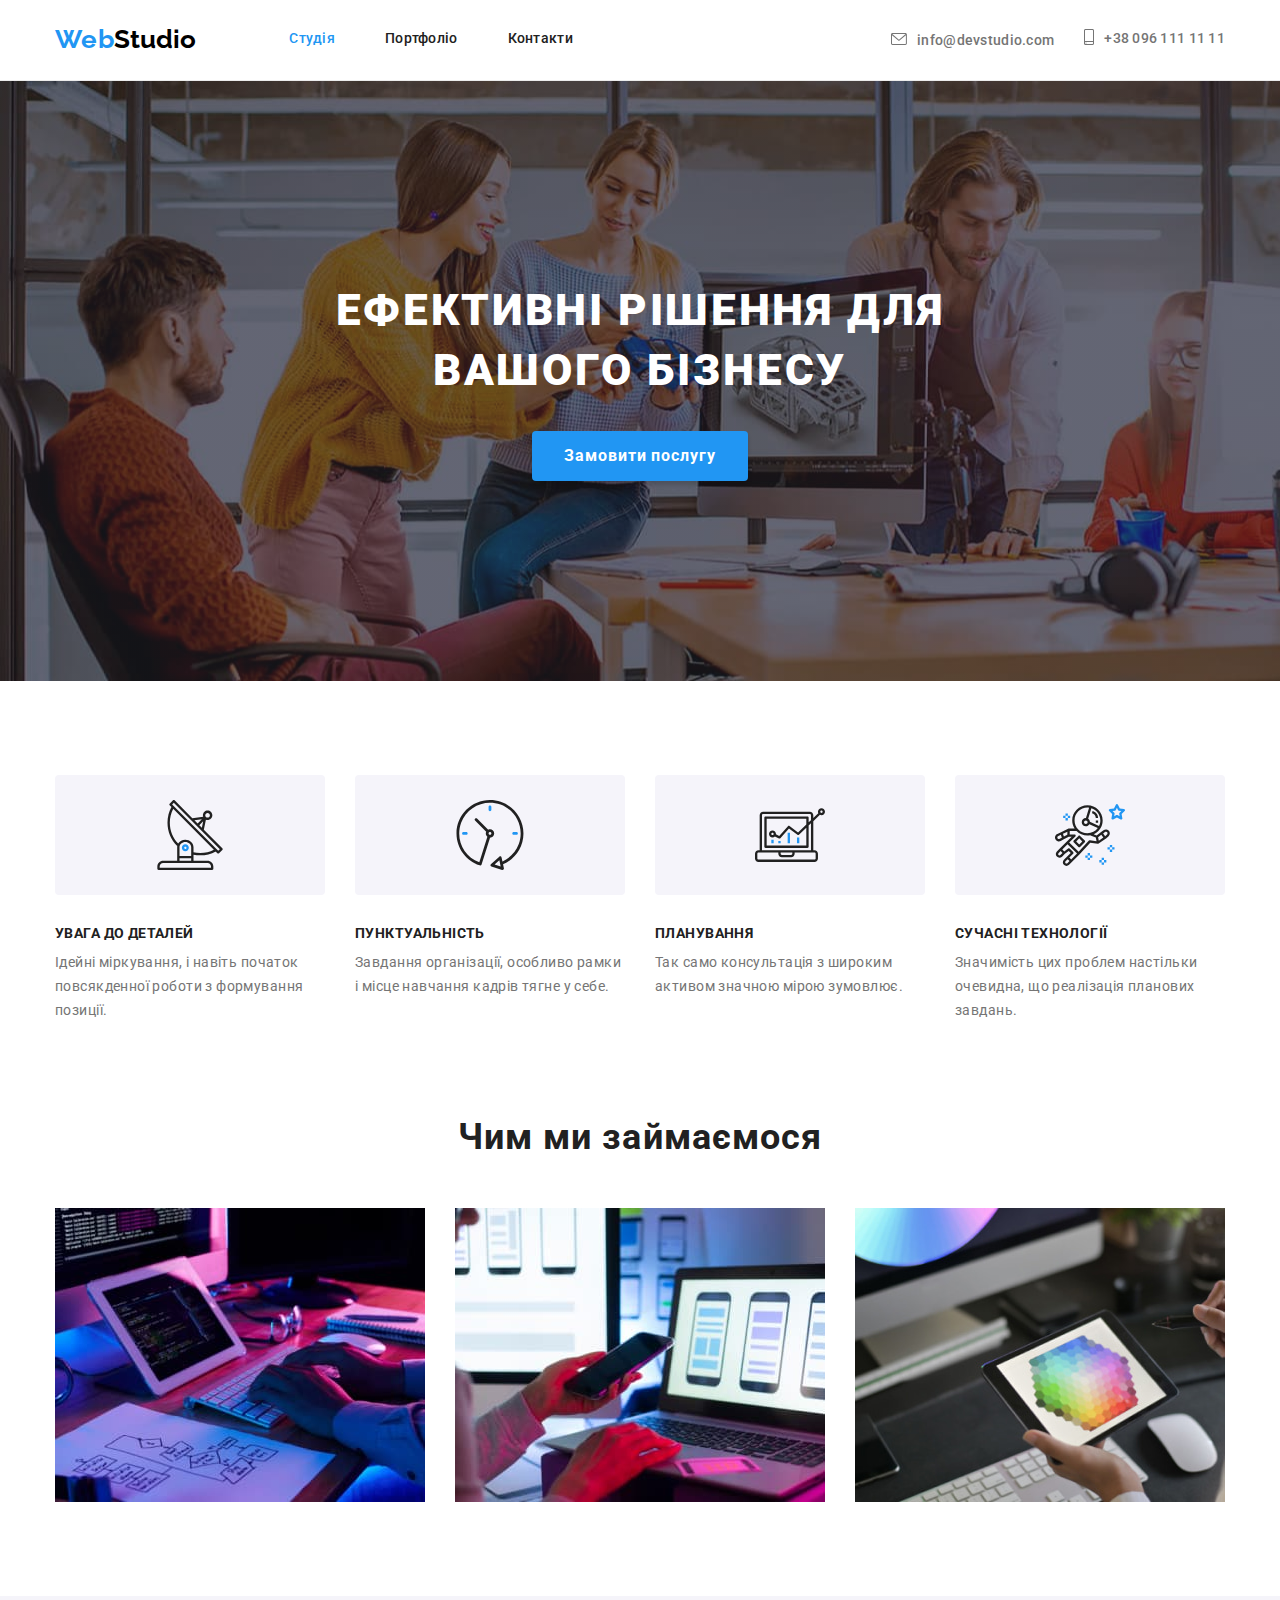
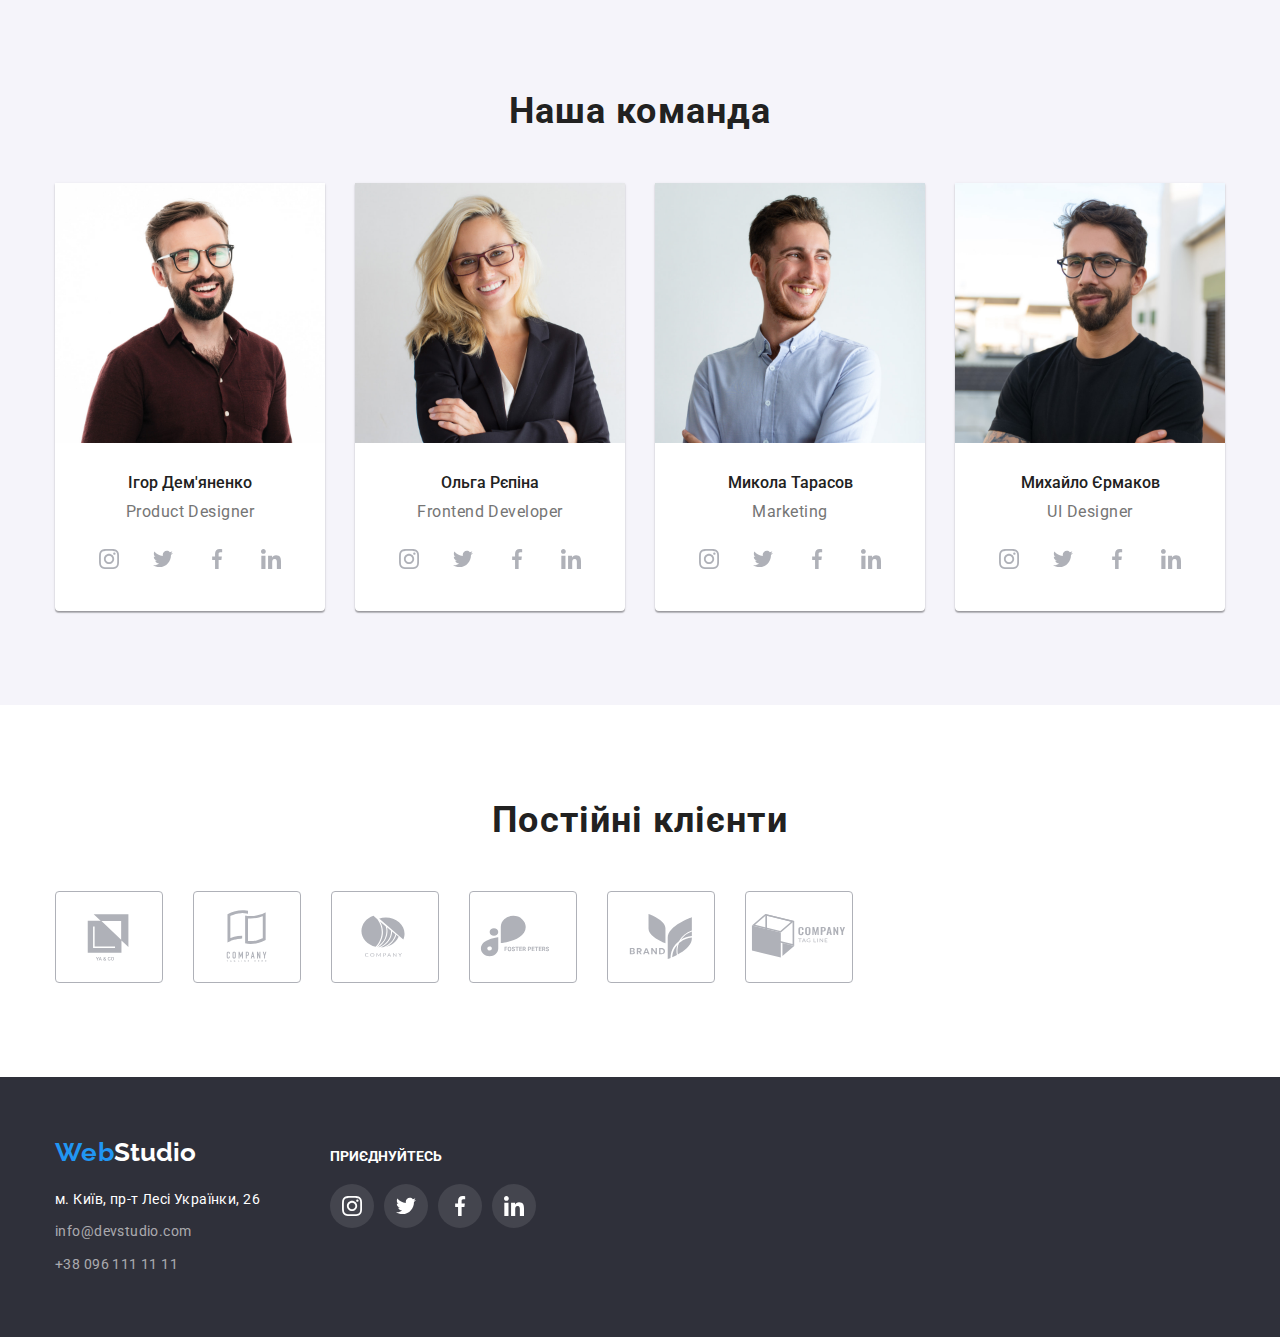
<file: index.html>
<!DOCTYPE html>
<html lang="en">
  <head>
    <meta charset="UTF-8" />
    <meta http-equiv="X-UA-Compatible" content="IE=edge" />
    <meta name="viewport" content="width=device-width, initial-scale=1.0" />
    <title>Web Studio (Version 2.1)</title>
    <link
      rel="stylesheet"
      href="https://cdnjs.cloudflare.com/ajax/libs/modern-normalize/1.1.0/modern-normalize.min.css"
    />
    <link rel="preconnect" href="https://fonts.googleapis.com" />
    <link rel="preconnect" href="https://fonts.gstatic.com" crossorigin />
    <link
      href="https://fonts.googleapis.com/css2?family=Raleway:wght@700&family=Roboto:wght@400;500;700;900&display=swap"
      rel="stylesheet"
    />
    <link rel="stylesheet" href="./css/styles.css" />
    <link
      href="https://fonts.googleapis.com/css2?family=Raleway:wght@700&family=Roboto:wght@400;500;700;900&display=swap"
      rel="stylesheet"
    />
  </head>

  <body>
    <!-- header -->
    <header class="page-header">
      <div class="container">
        <div class="header-container">
          <nav class="header-nav">
            <a href="./" class="logo-link">
              <span class="logo-web">Web</span>
              <span class="logo-studio">Studio</span>
            </a>
            <ul class="site-nav">
              <li><a href="./" class="link current">Студія</a></li>
              <li><a href="./portfolio.html" class="link">Портфоліо</a></li>
              <li><a href="" class="link">Контакти</a></li>
            </ul>
          </nav>
          <ul class="contacts-list">
            <li>
              <a href="" class="contacts-list-item">
                <span>
                  <svg width="16" height="12">
                    <use href="./images/icons.svg#icon-envelope"></use>
                  </svg>
                </span>
                <span>info@devstudio.com</span></a
              >
            </li>
            <li>
              <a href="tel:+380961111111" class="contacts-list-item">
                <span>
                  <svg width="10" height="16">
                    <use href="./images/icons.svg#icon-smartphone"></use>
                  </svg>
                </span>
                <span>+38 096 111 11 11</span></a
              >
            </li>
          </ul>
        </div>
      </div>
    </header>

    <main>
      <section class="hero">
        <div class="container">
          <h1 class="hero-title">Ефективні рішення для вашого бізнесу</h1>
          <button type="button" class="button-hero">Замовити послугу</button>
        </div>
      </section>

      <section class="section">
        <div class="container">
          <h2 class="visually-hidden">Наші переваги</h2>
          <ul class="advantages-container">
            <li class="advantages-item">
              <span class="advantages-item-img">
                <svg width="70px" heigth="70px">
                  <use href="./images/icons.svg#icon-antenna-1"></use>
                </svg>
              </span>
              <h3 class="section-part">УВАГА ДО ДЕТАЛЕЙ</h3>
              <p class="section-descript">
                Ідейні міркування, і навіть початок повсякденної роботи з
                формування позиції.
              </p>
            </li>
            <li class="advantages-item">
              <span class="advantages-item-img">
                <svg width="70px" heigth="70px">
                  <use href="./images/icons.svg#icon-clock-1"></use>
                </svg>
              </span>
              <h3 class="section-part">ПУНКТУАЛЬНІСТЬ</h3>
              <p class="section-descript">
                Завдання організації, особливо рамки і місце навчання кадрів
                тягне у себе.
              </p>
            </li>
            <li class="advantages-item">
              <span class="advantages-item-img">
                <svg width="70px" heigth="70px">
                  <use href="./images/icons.svg#icon-diagram-1"></use>
                </svg>
              </span>
              <h3 class="section-part">ПЛАНУВАННЯ</h3>
              <p class="section-descript">
                Так само консультація з широким активом значною мірою зумовлює.
              </p>
            </li>
            <li class="advantages-item">
              <span class="advantages-item-img">
                <svg width="70px" heigth="70px">
                  <use href="./images/icons.svg#icon-astronaut-1"></use>
                </svg>
              </span>
              <h3 class="section-part">СУЧАСНІ ТЕХНОЛОГІЇ</h3>
              <p class="section-descript">
                Значимість цих проблем настільки очевидна, що реалізація
                планових завдань.
              </p>
            </li>
          </ul>
        </div>
      </section>
      <section class="section-about">
        <div class="container">
          <h2 class="section-title">Чим ми займаємося</h2>
          <ul class="progects">
            <li class="progects-item">
              <img
                src="./images/box-1.jpg"
                alt="руки на клавіатурі"
                class="photo"
                width="370"
              />
            </li>
            <li class="progects-item">
              <img
                src="./images/box-2.jpg"
                alt="руки з телефоном"
                class="photo"
                width="370"
              />
            </li>
            <li class="progects-item">
              <img
                src="./images/box-3.jpg"
                alt="руки з палітрою кольорів"
                class="photo"
                width="370"
              />
            </li>
          </ul>
        </div>
      </section>

      <section class="section section-team">
        <div class="container">
          <div class="team-container">
            <h2 class="section-team-name">Наша команда</h2>
            <ul class="team">
              <li class="team-memb">
                <img
                  src="./images/man1.jpg"
                  alt="Igor photo"
                  class="photo"
                  width="270"
                />
                <div class="team-describe">
                  <h3 class="team-name">Ігор Дем'яненко</h3>
                  <p class="position">Product Designer</p>
                  <ul class="soc-list">
                    <li class="soc-item">
                      <a href="" class="soc-link">
                        <svg class="soc-icon" width="20px" height="20px">
                          <use href="./images/icons.svg#icon-instagram-2"></use>
                        </svg>
                      </a>
                    </li>
                    <li class="soc-item">
                      <a href="" class="soc-link">
                        <svg class="soc-icon" width="20px" height="20px">
                          <use href="./images/icons.svg#icon-twitter-1"></use>
                        </svg>
                      </a>
                    </li>
                    <li class="soc-item">
                      <a href="" class="soc-link">
                        <svg class="soc-icon" width="20px" height="20px">
                          <use href="./images/icons.svg#icon-facebook-1"></use>
                        </svg>
                      </a>
                    </li>
                    <li class="soc-item">
                      <a href="" class="soc-link">
                        <svg class="soc-icon" width="20px" height="20px">
                          <use href="./images/icons.svg#icon-linkedin-1"></use>
                        </svg>
                      </a>
                    </li>
                  </ul>
                </div>
              </li>
              <li class="team-memb">
                <img src="./images/man2.jpg" alt="Olga photo" width="270" />
                <div class="team-describe">
                  <h3 class="team-name">Ольга Рєпіна</h3>
                  <p class="position">Frontend Developer</p>
                  <ul class="soc-list">
                    <li class="soc-item">
                      <a href="" class="soc-link">
                        <svg class="soc-icon" width="20px" height="20px">
                          <use href="./images/icons.svg#icon-instagram-2"></use>
                        </svg>
                      </a>
                    </li>
                    <li class="soc-item">
                      <a href="" class="soc-link">
                        <svg class="soc-icon" width="20px" height="20px">
                          <use href="./images/icons.svg#icon-twitter-1"></use>
                        </svg>
                      </a>
                    </li>
                    <li class="soc-item">
                      <a href="" class="soc-link">
                        <svg class="soc-icon" width="20px" height="20px">
                          <use href="./images/icons.svg#icon-facebook-1"></use>
                        </svg>
                      </a>
                    </li>
                    <li class="soc-item">
                      <a href="" class="soc-link">
                        <svg class="soc-icon" width="20px" height="20px">
                          <use href="./images/icons.svg#icon-linkedin-1"></use>
                        </svg>
                      </a>
                    </li>
                  </ul>
                </div>
              </li>
              <li class="team-memb">
                <img src="./images/man3.jpg" alt="Mykola photo" width="270" />
                <div class="team-describe">
                  <h3 class="team-name">Микола Тарасов</h3>
                  <p class="position">Marketing</p>
                  <ul class="soc-list">
                    <li class="soc-item">
                      <a href="" class="soc-link">
                        <svg class="soc-icon" width="20px" height="20px">
                          <use href="./images/icons.svg#icon-instagram-2"></use>
                        </svg>
                      </a>
                    </li>
                    <li class="soc-item">
                      <a href="" class="soc-link">
                        <svg class="soc-icon" width="20px" height="20px">
                          <use href="./images/icons.svg#icon-twitter-1"></use>
                        </svg>
                      </a>
                    </li>
                    <li class="soc-item">
                      <a href="" class="soc-link">
                        <svg class="soc-icon" width="20px" height="20px">
                          <use href="./images/icons.svg#icon-facebook-1"></use>
                        </svg>
                      </a>
                    </li>
                    <li class="soc-item">
                      <a href="" class="soc-link">
                        <svg class="soc-icon" width="20px" height="20px">
                          <use href="./images/icons.svg#icon-linkedin-1"></use>
                        </svg>
                      </a>
                    </li>
                  </ul>
                </div>
              </li>
              <li class="team-memb">
                <img src="./images/man4.jpg" alt="Mychajlo photo" width="270" />
                <div class="team-describe">
                  <h3 class="team-name">Михайло Єрмаков</h3>
                  <p class="position">UI Designer</p>
                  <ul class="soc-list">
                    <li class="soc-item">
                      <a href="" class="soc-link">
                        <svg class="soc-icon" width="20px" height="20px">
                          <use href="./images/icons.svg#icon-instagram-2"></use>
                        </svg>
                      </a>
                    </li>
                    <li class="soc-item">
                      <a href="" class="soc-link">
                        <svg class="soc-icon" width="20px" height="20px">
                          <use href="./images/icons.svg#icon-twitter-1"></use>
                        </svg>
                      </a>
                    </li>
                    <li class="soc-item">
                      <a href="" class="soc-link">
                        <svg class="soc-icon" width="20px" height="20px">
                          <use href="./images/icons.svg#icon-facebook-1"></use>
                        </svg>
                      </a>
                    </li>
                    <li class="soc-item">
                      <a href="" class="soc-link">
                        <svg class="soc-icon" width="20px" height="20px">
                          <use href="./images/icons.svg#icon-linkedin-1"></use>
                        </svg>
                      </a>
                    </li>
                  </ul>
                </div>
              </li>
            </ul>
          </div>
        </div>
      </section>
      <section class="section-clients">
        <div class="container">
          <h2 class="section-clients-name">Постійні клієнти</h2>
          <ul class="client-list">
            <li class="client-item">
              <a href="" class="client-item-link">
                <svg width="106px" height="60px">
                  <use href="./images/icons.svg#icon-Logo1"></use>
                </svg>
              </a>
            </li>
            <li class="client-item">
              <a href="" class="client-item-link">
                <svg width="106px" height="60px">
                  <use href="./images/icons.svg#icon-Logo2"></use>
                </svg>
              </a>
            </li>
            <li class="client-item">
              <a href="" class="client-item-link">
                <svg width="106px" height="60px">
                  <use href="./images/icons.svg#icon-Logo3"></use>
                </svg>
              </a>
            </li>
            <li class="client-item">
              <a href="" class="client-item-link">
                <svg width="106px" height="60px">
                  <use href="./images/icons.svg#icon-Logo4"></use>
                </svg>
              </a>
            </li>
            <li class="client-item">
              <a href="" class="client-item-link">
                <svg width="106px" height="60px">
                  <use href="./images/icons.svg#icon-Logo5"></use>
                </svg>
              </a>
            </li>
            <li class="client-item">
              <a href="" class="client-item-link">
                <svg width="106px" height="60px">
                  <use href="./images/icons.svg#icon-Logo6"></use>
                </svg>
              </a>
            </li>
          </ul>
        </div>
      </section>
    </main>
    <footer class="footer">
      <div class="container">
        <ul class="footer-info-blocks">
          <li class="footer-info-item">
            <a href="./" class="logo-link-f">
              <span class="logo-web">Web</span>
              <span class="logo-st-footer">Studio</span></a
            >
            <address>
              <ul class="contact-list-f">
                <li class="site-nav-li">
                  <a
                    href="https://goo.gl/maps/CPtrU1FHBa2aNyZL9"
                    target="_blank"
                    rel="noopener noreferrer nofollow"
                    class="geolocation"
                    >м. Київ, пр-т Лесі Українки, 26</a
                  >
                </li>
                <li class="site-nav-li">
                  <a href="mailto:info@devstudio.com" class="site-nav-f"
                    >info@devstudio.com</a
                  >
                </li>
                <li class="site-nav-li">
                  <a href="tel:+380961111111" class="site-nav-f"
                    >+38 096 111 11 11</a
                  >
                </li>
              </ul>
            </address>
          </li>
          <li class="footer-info-item">
            <h3 class="footer-social">приєднуйтесь</h3>
            <ul class="soc-list">
              <li class="soc-item">
                <a href="" class="soc-link-f">
                  <svg width="20px" height="20px">
                    <use href="./images/icons.svg#icon-instagram-2"></use>
                  </svg>
                </a>
              </li>
              <li class="soc-item">
                <a href="" class="soc-link-f">
                  <svg width="20px" height="20px">
                    <use href="./images/icons.svg#icon-twitter-1"></use>
                  </svg>
                </a>
              </li>
              <li class="soc-item">
                <a href="" class="soc-link-f">
                  <svg width="20px" height="20px">
                    <use href="./images/icons.svg#icon-facebook-1"></use>
                  </svg>
                </a>
              </li>
              <li class="soc-item">
                <a href="" class="soc-link-f">
                  <svg width="20px" height="20px">
                    <use href="./images/icons.svg#icon-linkedin-1"></use>
                  </svg>
                </a>
              </li>
            </ul>
          </li>
        </ul>
      </div>
    </footer>
  </body>
</html>
</file>
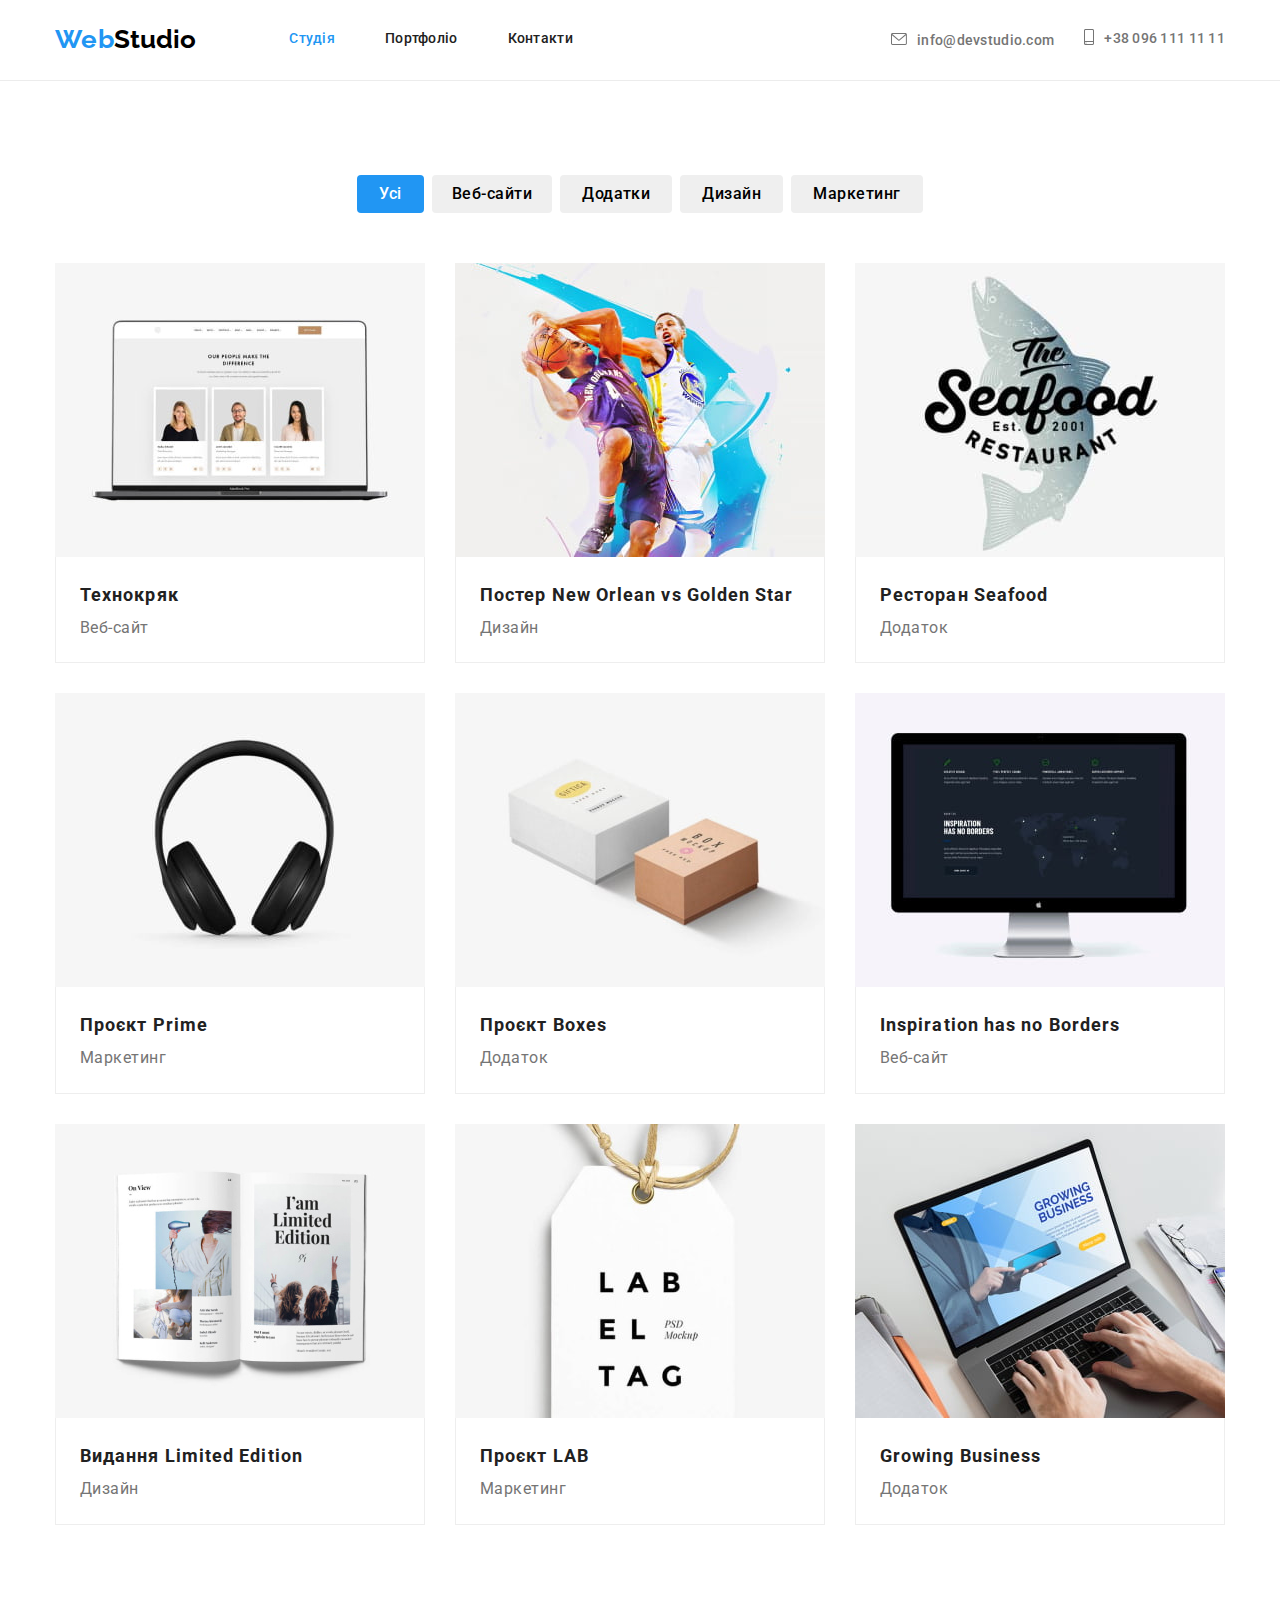
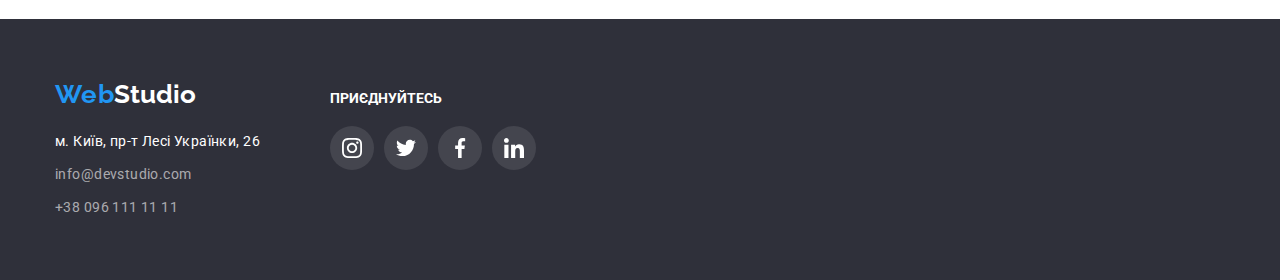
<file: portfolio.html>
<!DOCTYPE html>
<html lang="en">
  <head>
    <meta charset="UTF-8" />
    <meta http-equiv="X-UA-Compatible" content="IE=edge" />
    <meta name="viewport" content="width=device-width, initial-scale=1.0" />
    <title>Web Studio Portfolio</title>
    <link
      rel="stylesheet"
      href="https://cdnjs.cloudflare.com/ajax/libs/modern-normalize/1.1.0/modern-normalize.min.css"
    />
    <link rel="preconnect" href="https://fonts.googleapis.com" />
    <link rel="preconnect" href="https://fonts.gstatic.com" crossorigin />
    <link
      href="https://fonts.googleapis.com/css2?family=Raleway:wght@700&family=Roboto:wght@400;500;700;900&display=swap"
      rel="stylesheet"
    />
    <link rel="stylesheet" href="./css/styles.css" />
    <link
      href="https://fonts.googleapis.com/css2?family=Raleway:wght@700&family=Roboto:wght@400;500;700;900&display=swap"
      rel="stylesheet"
    />
  </head>
  <body>
    <!-- header -->
    <header class="page-header">
      <div class="container">
        <div class="header-container">
          <nav class="header-nav">
            <a href="./" class="logo-link">
              <span class="logo-web">Web</span>
              <span class="logo-studio">Studio</span>
            </a>
            <ul class="site-nav">
              <li><a href="./" class="link current">Студія</a></li>
              <li><a href="./portfolio.html" class="link">Портфоліо</a></li>
              <li><a href="" class="link">Контакти</a></li>
            </ul>
          </nav>
          <ul class="contacts-list">
            <li>
              <a href="" class="contacts-list-item">
                <span>
                  <svg width="16" height="12">
                    <use href="./images/icons.svg#icon-envelope"></use>
                  </svg>
                </span>
                <span>info@devstudio.com</span></a
              >
            </li>
            <li>
              <a href="tel:+380961111111" class="contacts-list-item">
                <span>
                  <svg width="10" height="16">
                    <use href="./images/icons.svg#icon-smartphone"></use>
                  </svg>
                </span>
                <span>+38 096 111 11 11</span></a
              >
            </li>
          </ul>
        </div>
      </div>
    </header>
    <main>
      <section class="section">
        <div class="container">
          <h1 class="visually-hidden">Portfolio</h1>

          <div class="buttons-set">
            <ul class="buttons">
              <li>
                <button type="button" class="current radio-button">Усі</button>
              </li>
              <li>
                <button type="button" class="radio-button-web">
                  Веб-сайти
                </button>
              </li>
              <li>
                <button type="button" class="radio-button">Додатки</button>
              </li>
              <li>
                <button type="button" class="radio-button">Дизайн</button>
              </li>
              <li>
                <button type="button" class="radio-button">Маркетинг</button>
              </li>
            </ul>
          </div>

          <section class="cases-list">
            <ul class="cases">
              <li class="cases-item">
                <img
                  src="./images/Website.jpg "
                  alt="вебсайт Технокряк"
                  width="370"
                  height="294"
                />
                <div class="card-footer">
                  <h3 class="section-part-portf">Технокряк</h3>
                  <p class="portf-text">Веб-сайт</p>
                </div>
              </li>
              <li class="cases-item">
                <img
                  src="./images/Poster.jpg"
                  alt="Баскетбольний постер"
                  width="370"
                  height="294"
                />
                <div class="card-footer">
                  <h3 class="section-part-portf">
                    Постер New Orlean vs Golden Star
                  </h3>
                  <p class="portf-text">Дизайн</p>
                </div>
              </li>
              <li class="cases-item">
                <img
                  src="./images/fish-resto.jpg"
                  alt="логотип з рибою"
                  width="370"
                  height="294"
                />
                <div class="card-footer">
                  <h3 class="section-part-portf">Ресторан Seafood</h3>
                  <p class="portf-text">Додаток</p>
                </div>
              </li>
              <li class="cases-item">
                <img
                  src="./images/headphones.jpg"
                  alt="чорні навушники"
                  width="370"
                  height="294"
                />
                <div class="card-footer">
                  <h3 class="section-part-portf">Проєкт Prime</h3>
                  <p class="portf-text">Маркетинг</p>
                </div>
              </li>
              <li class="cases-item">
                <img
                  src="./images/boxes.jpg"
                  alt="коробки"
                  width="370"
                  height="294"
                />
                <div class="card-footer">
                  <h3 class="section-part-portf">Проєкт Boxes</h3>
                  <p class="portf-text">Додаток</p>
                </div>
              </li>
              <li class="cases-item">
                <img
                  src="./images/monitor.jpg"
                  alt="монітор з зображенням"
                  width="370"
                  height="294"
                />
                <div class="card-footer">
                  <h3 class="section-part-portf">Inspiration has no Borders</h3>
                  <p class="portf-text">Веб-сайт</p>
                </div>
              </li>
              <li class="cases-item">
                <img
                  src="./images/book.jpg"
                  alt="журнал з картинками"
                  width="370"
                  height="294"
                />
                <div class="card-footer">
                  <h3 class="section-part-portf">Видання Limited Edition</h3>
                  <p class="portf-text">Дизайн</p>
                </div>
              </li>
              <li class="cases-item">
                <img
                  src="./images/tag.jpg"
                  alt="бірка з написом"
                  width="370"
                  height="294"
                />
                <div class="card-footer">
                  <h3 class="section-part-portf">Проєкт LAB</h3>
                  <p class="portf-text">Маркетинг</p>
                </div>
              </li>
              <li class="cases-item">
                <img
                  src="./images/laptop.jpg"
                  alt="руки на ноутбуці"
                  width="370"
                  height="294"
                />
                <div class="card-footer">
                  <h3 class="section-part-portf">Growing Business</h3>
                  <p class="portf-text">Додаток</p>
                </div>
              </li>
            </ul>
          </section>
        </div>
      </section>
    </main>
    <footer class="footer">
      <div class="container">
        <ul class="footer-info-blocks">
          <li class="footer-info-item">
            <a href="./" class="logo-link-f">
              <span class="logo-web">Web</span>
              <span class="logo-st-footer">Studio</span></a
            >
            <address>
              <ul class="contact-list-f">
                <li class="site-nav-li">
                  <a
                    href="https://goo.gl/maps/CPtrU1FHBa2aNyZL9"
                    target="_blank"
                    rel="noopener noreferrer nofollow"
                    class="geolocation"
                    >м. Київ, пр-т Лесі Українки, 26</a
                  >
                </li>
                <li class="site-nav-li">
                  <a href="mailto:info@devstudio.com" class="site-nav-f"
                    >info@devstudio.com</a
                  >
                </li>
                <li class="site-nav-li">
                  <a href="tel:+380961111111" class="site-nav-f"
                    >+38 096 111 11 11</a
                  >
                </li>
              </ul>
            </address>
          </li>
          <li class="footer-info-item">
            <h3 class="footer-social">приєднуйтесь</h3>
            <ul class="soc-list">
              <li class="soc-item">
                <a href="" class="soc-link-f">
                  <svg width="20px" height="20px">
                    <use href="./images/icons.svg#icon-instagram-2"></use>
                  </svg>
                </a>
              </li>
              <li class="soc-item">
                <a href="" class="soc-link-f">
                  <svg width="20px" height="20px">
                    <use href="./images/icons.svg#icon-twitter-1"></use>
                  </svg>
                </a>
              </li>
              <li class="soc-item">
                <a href="" class="soc-link-f">
                  <svg width="20px" height="20px">
                    <use href="./images/icons.svg#icon-facebook-1"></use>
                  </svg>
                </a>
              </li>
              <li class="soc-item">
                <a href="" class="soc-link-f">
                  <svg width="20px" height="20px">
                    <use href="./images/icons.svg#icon-linkedin-1"></use>
                  </svg>
                </a>
              </li>
            </ul>
          </li>
        </ul>
      </div>
    </footer>
  </body>
</html>
</file>
<file: css/styles.css>
:root{
--brand-color-text: #757575;
--brand-color-title: #212121;
--brand-color-accent: #2196F3;
--brand-color-bg: #2F303A;
--main-white: #ffffff;
--soc-icon: #AFB1B8;
}
/* колір основного тексту  #212121 */
/*колір вторинного тексту  #757575  */
 /* акценти  #2196F3 */
 /* фон основний білий  #FFFFFF */
 /* фон вторинний  #F5F4FA */
 /* фон акценти  #2F303A */

 *,
 *::before,
 *::after{
     box-sizing: border-box;
 }

body{background-color: var(--main-white);
    color: var(--brand-color-text);
    font-family: roboto, sans-serif;}

h1,h2,h3,h4,p,ul{font-family: 'roboto', sans-serif;
        padding: 0;
        margin: 0;
    }

img{display: block;
    max-width: 100%;
    height: auto;}


.container{
    width: 100%;
    max-width: 1200px;
    margin: 0 auto;
    padding: 0 15px;
}

.button{
    display: inline-block;
    position: absolute;
    width: 216px;
    border: 1px;
    border-color: var(--brand-color-accent);
    border-radius: 6px;
    padding: 10px 29px 10px 30px;
}
/* Header */

.header-container{
    display: flex;
    align-items: center;
    justify-content: space-between;
}

.header-nav{
    display: flex;
    flex-grow: 1;
    align-items: center;
    gap: 93px;
}

.page-header{
    padding: 24px 0 25px;
    border-bottom: 1px solid #ececec;
}

/* LOGO */
.logo-link{text-decoration: none;
    display: flex;
    align-items: center;
    flex-shrink: 0;}

.logo-web{color: var(--brand-color-accent);
    font-family:'Raleway';
    font-weight:700;
    font-size:26px;
    line-height:1.19;
    letter-spacing: 0.03em;
    text-decoration: none;}

.logo-studio{color: #000000; 
    font-family: 'Raleway';
    font-weight: 700;
    font-size: 26px;
    line-height: 1.19;
    letter-spacing: 0.03;
    text-decoration: none;}
.logo-studio:hover{color: var(--brand-color-accent);}

.link{color: var(--brand-color-title);
    font-family: 'roboto';
    font-weight: 500;
    font-size: 14px;
    line-height: 1.14;
    letter-spacing: 0.02em;
    text-decoration: none;}
.link:hover, .link:focus {color: var(--brand-color-accent);}
.link.current{color: var(--brand-color-accent);}

/* SITE-NAV header */

.site-nav{color: var(--brand-color-text);
    list-style-type: none;
    font-family: 'roboto';
    font-weight: 500;
    font-size: 14px;
    line-height: 1.14;
    letter-spacing: 0.02em;
    text-decoration: none;
    text-align: center;
    fill: var(--brand-color-text);
    display: flex;
    align-items: center;
    justify-content: center;
    gap: 50px;}
     
.site-nav:hover, .site-nav:focus {color: var(--brand-color-accent);
fill:currentColor;}

.contacts-list{list-style-type: none;
    display: flex;
    gap: 30px;
    align-items: baseline;
}

.contacts-list-item{
    color: var(--brand-color-text);
    list-style-type: none;
    font-family: 'roboto';
    font-weight: 500;
    font-size: 14px;
    line-height: 1.14;
    letter-spacing: 0.02em;
    text-decoration: none;
    text-align: center;
    fill: currentColor;
    display: flex;
    align-items: center;
    justify-content: center;
    gap: 10px;
}
.contacts-list-item:hover,
.contacts-list-item:focus{color: var(--brand-color-accent);
fill: currentColor; }


/* portfolio  */

.buttons-set{align-items: center;
 margin-bottom: 50px;}

.buttons{
    list-style-type: none; 
    display: flex;
    justify-content: center;
    gap: 8px;
}

.radio-button{
        font-family: 'Roboto';
        font-style: normal;
        font-weight: 500;
        font-size: 16px;
        line-height: 1.6;
        letter-spacing: 0.03em;
        border: 0px;
        border-radius: 4px;
        padding: 6px 22px;
        cursor: pointer;
    
}

.radio-button:hover,
.radio-button:focus {
    background-color: var(--brand-color-accent);
    color: var(--main-white);
}
.radio-button.current{
    background-color: var(--brand-color-accent);
    color: var(--main-white);}

.radio-button-web{
    font-family: 'Roboto';
    font-style: normal;
    font-weight: 500;
    font-size: 16px;
    line-height: 1.6;
    letter-spacing: 0.03em;
    border: 0px;
    border-radius: 4px;
    padding: 6px 20px;
    cursor: pointer;

}
.radio-button-web:hover, .radio-button-web:focus{
background-color:var(--brand-color-accent);
color: var(--main-white);
}

.current-radio-button {
 font-family: 'Roboto';
 font-style: normal;
 font-weight: 500;
 font-size: 16px;
 line-height: 1.6;
 letter-spacing: 0.03em;
 background-color: var(--brand-color-accent);
 border:  0px;
 border-radius: 4px;
 padding: 6px 25px;}


/* hero section */

.hero {
    background-image: linear-gradient(rgba(47, 48, 58, 0.4),
    rgba(47, 48, 58, 0.4)), 
    url(../images/Hero-bg.jpg);
    background-color: #C4C4C4;
    background-repeat: no-repeat;
    background-size: cover;
    padding: 200px 0;
}

.button-hero {
    color: var(--main-white);
    background-color: var(--brand-color-accent);
    font-family: 'Roboto';
    font-style: normal;
    font-weight: 700;
    font-size: 16px;
    line-height: 1.87;
    letter-spacing: 0.06em;
    cursor: pointer;
    width: 216px;
    height: 50px;
    display: block;
    border: 0;
    border-radius: 4px;
    text-align: center;
    margin: 0 auto;
    box-shadow: 0px 4px 4px rgba(0, 0, 0, 0.15);
}

.button-hero:hover, .button-hero:focus{background-color: #188CE8;
}

.hero-content{
    max-width: 696px;
    align-items: center;
}

.hero-title{color: var(--main-white);
    font-weight: 900;
    font-size: 44px;
    line-height: 1.36;
    letter-spacing: 0.06em;
    text-transform: uppercase;
    text-align: center;
    max-width: 696px;
    margin: 0 auto 30px auto;
}

/* advantages section */

.visually-hidden {
    position: absolute;
    white-space: nowrap;
    width: 1px;
    height: 1px;
    overflow: hidden;
    border: 0;
    padding: 0;
    clip: rect(0 0 0 0);
    clip-path: inset(50%);
    margin: -1px;
}

.section {
    color: var(--brand-color-text);
    padding: 94px 0;
}

.advantages-container {
    display: flex;
    justify-content: space-between;
    list-style: none;
}

.advantages-item {
    width: 270px;
}

.advantages-item-img{
    display: flex;
    align-items: center;
    justify-content: center;
    width: 270px;
    height: 120px;
    border-radius: 4px;
    margin-bottom: 30px;
    background-color: #F5F4FA;
}


.section-part {
    color: var(--brand-color-title);
    font-weight: 700;
    font-size: 14px;
    line-height: 1.17;
    letter-spacing: 0.03em;
    margin-bottom: 10px;
}

.section-descript {
    font-weight: 400;
    font-size: 14px;
    line-height: 1.7;
    letter-spacing: 0.03em
}



/* about our work */

.section-about{
    padding-bottom: 94px;
}

.section-title{color: var(--brand-color-title);
    font-weight: 700;
    font-size: 36px;
    line-height: 1.17;
    letter-spacing: 0.03em;
    text-align: center;
    margin-bottom: 50px;
    }

.progects{
    list-style: none;
    display: flex;
    justify-content: space-between;
}

.progects-item{
    max-width: 370px;
}

/* our team */

.section-team{
    background-color: #F5F4FA;
    }
.team-container{
    display: block;
}

.section-team-name{color: var(--brand-color-title);
    font-weight: 700;
    font-size: 36px;
    line-height: 1.17;
    letter-spacing: 0.03em;
    text-align: center;
    margin-bottom: 50px;}

.team{
    display: flex;
    gap: 30px;
    align-items: center;
    /* justify-content: space-between; */
}

.team-memb{
    display: flex;
    flex-direction: column;
    background-color: var(--main-white);
    max-width: 270px;
    list-style-type: none;
    align-items: center;
    box-shadow: 0px 1px 3px rgba(0, 0, 0, 0.12), 0px 1px 1px rgba(0, 0, 0, 0.14), 0px 2px 1px rgba(0, 0, 0, 0.2);
    border-radius: 0px 0px 4px 4px;
}

.team-describe{padding: 30px 0;
text-align: center;}

.team-name{
    color: var(--brand-color-title);
    font-weight: 500;
    font-size: 16px;
    line-height: 1.19;
    margin-bottom: 10px;
}

.position{
    font-weight: 400;
    font-size: 16px;
    line-height: 1.19;
    letter-spacing: 0.03em;
    margin-bottom: 16px;
}

.soc-list{display: flex;
    justify-content: center;
    gap: 10px;
    } 

.soc-item{list-style-type: none;
}

.soc-link{
    display: flex;
    justify-content: center;
    align-items: center;
    width: 44px;
    height: 44px;
    border-radius: 50%;
    fill: var(--soc-icon);
    background-color: var(--main-white);
}

.soc-link:hover, .soc-link:focus{
    background-color: var(--brand-color-accent);
    fill: var(--main-white);
}

/* cases */


.cases-list{
    text-decoration: none;
}

.cases {
     display: flex;
     flex-wrap: wrap; 
     gap: 30px;
     text-decoration: none;
     list-style-type: none;
}

.cases-item{
    width: 370px;
    /* flex-basis: calc((100% - 2 * 30px) / 3 */
}

.cases-item:hover, .cases-item:focus{
    box-shadow: 0px 1px 1px rgba(0, 0, 0, 0.12), 0px 4px 4px rgba(0, 0, 0, 0.06), 1px 4px 6px rgba(0, 0, 0, 0.16);
}

.card-footer{
    padding: 20px 24px;
    border: 1px solid #EEEEEE;
    border-top: none;
} 


.section-part-portf{color:var(--brand-color-title);
        font-weight: 700;
        font-size: 18px;
        line-height: 2;    
        letter-spacing: 0.06em;
}

.portf-text{color: var(--brand-color-text);
    font-weight: 400;
    font-size: 16px;
    line-height: 1.87;
    letter-spacing: 0.03em;
}
    
/* clients */

.section-clients{padding: 94px 0;}

.section-clients-name{
    color: var(--brand-color-title);
    font-weight: 700;
    font-size: 36px;
    line-height: 1.17;
    letter-spacing: 0.03em;
    text-align: center;
    margin-bottom: 50px;
}

.client-list{
    display: flex;
    align-items: center;
    gap: 30px;
}

.client-item{
    list-style-type: none;
    width: calc((100%-150px) / 6);
}
.client-item-link{
    display: flex;
    width:100%;
    height: 92px;
    align-items: center;
    justify-content: center;
    text-decoration: none;
    list-style-type: none;
    fill: var(--soc-icon);
    border: 1px solid #AFB1B8;
    border-radius: 4px;
}

.client-item-link:hover, .client-item-link:focus{
    border: 1px solid var(--brand-color-accent);
    fill: var(--brand-color-accent);
}


/* footer */

.footer{background-color: var(--brand-color-bg);
padding: 60px 0;}

.footer-info-blocks{
    display: flex;
    gap: 70px;
    align-items: baseline;
}

.footer-info-item{
    list-style-type: none;
    display: block;
}

.footer-social{
    text-transform: uppercase;
    font-size: 14px;
    font-weight: 700;
    line-height:1,14;
    letter-spacing: 0.03;
    color:var(--main-white);
    margin-bottom: 20px;
}

.logo-link-f{
    text-decoration: none;
    display: flex;
    align-items: center;
    max-width: 145px;
    margin-bottom: 20px;
}

.logo-st-footer{color: var(--main-white);
    font-family: 'Raleway';
    font-weight: 700;
    font-size: 26px;
    line-height: 1.19;
    letter-spacing: 0.03;
    text-decoration: none;
 }
.logo-st-footer:hover{color: var(--brand-color-accent);}

.contact-list-f{padding: 0;}

.site-nav-li{
    list-style-type: none;
    margin-bottom: 9px;
}

.site-nav-li:last-child{margin-bottom: 0;}
 
.geolocation{color: var(--main-white);
    text-decoration: none;
    font-style: normal;
    font-size: 14px;
    line-height: 1.7;
    letter-spacing: 0.03em;
    }
.geolocation:hover, .geolocation:focus{color: var(--brand-color-accent);}
 
.site-nav-f{color: rgba(255, 255, 255, 0.6);
    font-style: normal;
    font-size: 14px;
    line-height: 1.7;
    letter-spacing: 0.03em;
    text-decoration: none;}
 .site-nav-f:hover, .site-nav-f:focus{color:var(--brand-color-accent)
}

.soc-link-f{
    display: flex;
    justify-content: center;
    align-items: center;
    width: 44px;
    height: 44px;
    border-radius: 50%;
    fill: var(--main-white);
    background-color:rgba(255,
        255,
        255, 0.1);
}

.soc-link-f:hover, .soc-link-f:focus{
 background-color: var(--brand-color-accent); 
 fill: var(--main-white);  
}
</file>
